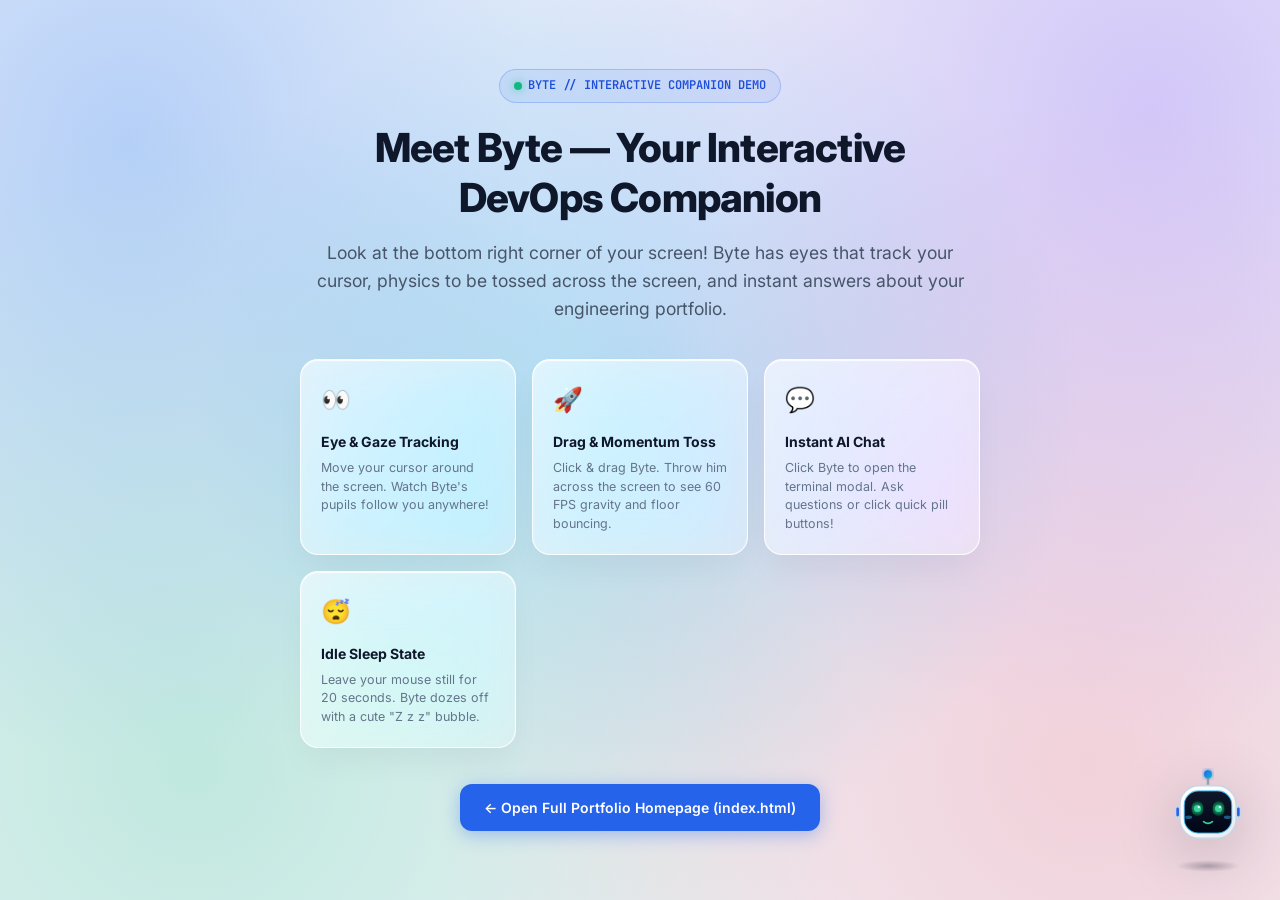
<file: bot-demo.html>
<!DOCTYPE html>
<html lang="en">
<head>
  <meta charset="UTF-8">
  <meta name="viewport" content="width=device-width, initial-scale=1.0">
  <title>Byte Companion Bot Demo — Tarek Parvez</title>
  
  <link rel="stylesheet" href="https://fonts.googleapis.com/css2?family=Inter:wght@400;600;700;800&family=JetBrains+Mono:wght@400;600;700&display=swap">
  <link rel="stylesheet" href="css/sketch-theme.css?v=14.0">
  <link rel="stylesheet" href="css/pet-bot.css">

  <style>
    body {
      margin: 0;
      padding: 0;
      min-height: 100vh;
      background-color: #f1f5f9;
      background-image:
        radial-gradient(circle at 10% 15%, rgba(59, 130, 246, 0.32) 0px, transparent 45%),
        radial-gradient(circle at 90% 12%, rgba(139, 92, 246, 0.30) 0px, transparent 45%),
        radial-gradient(circle at 50% 45%, rgba(14, 165, 233, 0.24) 0px, transparent 55%),
        radial-gradient(circle at 85% 85%, rgba(244, 63, 94, 0.20) 0px, transparent 50%),
        radial-gradient(circle at 15% 85%, rgba(16, 185, 129, 0.22) 0px, transparent 50%);
      color: #0f172a;
      font-family: 'Inter', sans-serif;
      display: flex;
      flex-direction: column;
      align-items: center;
      justify-content: center;
      overflow-x: hidden;
      position: relative;
    }

    .demo-container {
      max-width: 720px;
      width: 90%;
      text-align: center;
      z-index: 1;
      padding: 40px 20px;
    }

    .badge {
      display: inline-flex;
      align-items: center;
      gap: 6px;
      background: rgba(37, 99, 235, 0.08);
      border: 1px solid rgba(37, 99, 235, 0.25);
      color: #1d4ed8;
      font-family: 'JetBrains Mono', monospace;
      font-size: 12px;
      font-weight: 600;
      padding: 6px 14px;
      border-radius: 9999px;
      margin-bottom: 20px;
    }

    .status-dot {
      width: 8px;
      height: 8px;
      background: #10b981;
      border-radius: 50%;
      box-shadow: 0 0 10px rgba(16, 185, 129, 0.6);
    }

    h1 {
      font-size: 2.5rem;
      font-weight: 800;
      letter-spacing: -0.02em;
      margin: 0 0 16px 0;
      color: #0f172a;
    }

    p.lead {
      font-size: 1.1rem;
      color: #475569;
      line-height: 1.6;
      margin-bottom: 36px;
    }

    .features-grid {
      display: grid;
      grid-template-columns: repeat(auto-fit, minmax(200px, 1fr));
      gap: 16px;
      text-align: left;
      margin-bottom: 36px;
    }

    .feature-card {
      background: linear-gradient(135deg, rgba(255, 255, 255, 0.65) 0%, rgba(255, 255, 255, 0.35) 100%);
      border: 1px solid rgba(255, 255, 255, 0.85);
      border-radius: 18px;
      padding: 20px;
      backdrop-filter: blur(24px) saturate(200%);
      -webkit-backdrop-filter: blur(24px) saturate(200%);
      box-shadow: 0 16px 36px -8px rgba(15, 23, 42, 0.06), inset 0 1px 1px rgba(255, 255, 255, 0.9);
    }

    .feature-icon {
      font-size: 24px;
      margin-bottom: 10px;
    }

    .feature-title {
      font-size: 14px;
      font-weight: 700;
      color: #0f172a;
      margin-bottom: 6px;
    }

    .feature-desc {
      font-size: 12.5px;
      color: #64748b;
      line-height: 1.5;
    }

    .btn-return {
      display: inline-flex;
      align-items: center;
      gap: 8px;
      background: #2563eb;
      color: #fff;
      font-weight: 600;
      text-decoration: none;
      padding: 12px 24px;
      border-radius: 12px;
      font-size: 14px;
      box-shadow: 0 4px 18px rgba(37, 99, 235, 0.35);
      transition: all 0.2s ease;
    }

    .btn-return:hover {
      background: #1d4ed8;
      transform: translateY(-2px);
      box-shadow: 0 6px 22px rgba(37, 99, 235, 0.45);
    }
  </style>
</head>
<body>

  <div class="demo-container">
    <div class="badge">
      <span class="status-dot"></span> BYTE // INTERACTIVE COMPANION DEMO
    </div>

    <h1>Meet Byte — Your Interactive DevOps Companion</h1>
    <p class="lead">
      Look at the bottom right corner of your screen! Byte has eyes that track your cursor, physics to be tossed across the screen, and instant answers about your engineering portfolio.
    </p>

    <div class="features-grid">
      <div class="feature-card">
        <div class="feature-icon">👀</div>
        <div class="feature-title">Eye & Gaze Tracking</div>
        <div class="feature-desc">Move your cursor around the screen. Watch Byte's pupils follow you anywhere!</div>
      </div>

      <div class="feature-card">
        <div class="feature-icon">🚀</div>
        <div class="feature-title">Drag & Momentum Toss</div>
        <div class="feature-desc">Click & drag Byte. Throw him across the screen to see 60 FPS gravity and floor bouncing.</div>
      </div>

      <div class="feature-card">
        <div class="feature-icon">💬</div>
        <div class="feature-title">Instant AI Chat</div>
        <div class="feature-desc">Click Byte to open the terminal modal. Ask questions or click quick pill buttons!</div>
      </div>

      <div class="feature-card">
        <div class="feature-icon">😴</div>
        <div class="feature-title">Idle Sleep State</div>
        <div class="feature-desc">Leave your mouse still for 20 seconds. Byte dozes off with a cute "Z z z" bubble.</div>
      </div>
    </div>

    <div>
      <a href="index.html" class="btn-return">
        ← Open Full Portfolio Homepage (index.html)
      </a>
    </div>
  </div>

  <!-- Bot Script -->
  <script src="js/pet-bot.js"></script>
</body>
</html>
</file>
<file: css/sketch-theme.css>
/* ==========================================================================
   MODERN PROFESSIONAL TECH DESIGN SYSTEM
   Tarek Parvez Portfolio — v4.0 (Executive Tech Edition)
   Philosophy: Clean, high-contrast, refined typography, subtle depth,
   and executive software engineering aesthetics.
   ========================================================================== */

/* --- Google Fonts Import --- */
@import url('https://fonts.googleapis.com/css2?family=Inter:wght@300;400;500;600;700;800&family=JetBrains+Mono:wght@400;500;600;700&display=swap');

/* ==========================================================================
   DESIGN TOKENS — Modern Tech & Architecture Palette
   ========================================================================== */
:root {
  /* --- Apple Liquid Glass Tokens --- */
  --glass-bg:          linear-gradient(135deg, rgba(255, 255, 255, 0.62) 0%, rgba(255, 255, 255, 0.32) 100%);
  --glass-bg-hover:    linear-gradient(135deg, rgba(255, 255, 255, 0.78) 0%, rgba(255, 255, 255, 0.48) 100%);
  --glass-border:      rgba(255, 255, 255, 0.75);
  --glass-border-hover:rgba(255, 255, 255, 0.98);
  --glass-blur:        blur(28px) saturate(210%);
  --glass-shadow:      0 20px 50px -10px rgba(15, 23, 42, 0.07), 0 8px 20px -4px rgba(15, 23, 42, 0.03), inset 0 1px 1px 0 rgba(255, 255, 255, 0.95), inset 0 0 20px 0 rgba(255, 255, 255, 0.35);
  --glass-shadow-hover:0 28px 65px -12px rgba(15, 23, 42, 0.11), 0 12px 28px -5px rgba(15, 23, 42, 0.05), inset 0 1px 2px 0 rgba(255, 255, 255, 1), inset 0 0 25px 0 rgba(255, 255, 255, 0.5);

  /* --- Canvas & Surfaces --- */
  --background:       transparent;   /* Slate-50: Crisp, clean, modern canvas */
  --foreground:       linear-gradient(135deg, rgba(255, 255, 255, 0.62) 0%, rgba(255, 255, 255, 0.32) 100%);   /* Pure white card and panel surface */
  --muted:            #f1f5f9;   /* Slate-100: Soft recessed surface */
  --text:             #0f172a;   /* Slate-900: High-contrast primary text */
  --text-muted:       #475569;   /* Slate-600: Secondary text, high readability */
  --text-dim:         #94a3b8;   /* Slate-400: Timestamps, subtle borders */

  /* --- Accent Colors --- */
  --accent:           #2563eb;   /* Electric Tech Blue / Primary Brand */
  --accent-hover:     #1d4ed8;   /* Blue-700 for hover */
  --accent-fg:        #ffffff;   /* Crisp white text on accent */
  --accent-blue:      #2563eb;   /* Primary technical blue */
  --accent-blue-light:#eff6ff;   /* Blue-50 subtle tint */
  --accent-blue-border:#bfdbfe;  /* Blue-200 border */
  --accent-green:     #10b981;   /* Emerald-500: Production live / healthy */
  --accent-green-light:#ecfdf5;  /* Emerald-50 */
  --accent-coral:     #ef4444;   /* Red-500: Alerts, highlights */
  --accent-coral-light:#fef2f2;  /* Red-50 */
  --accent-purple:    #8b5cf6;   /* Violet-500 */
  --accent-purple-light:#f5f3ff; /* Violet-50 */
  --accent-yellow:    #f59e0b;   /* Amber-500 */
  --accent-yellow-light:#fffbeb; /* Amber-50 */

  /* --- Borders & Dividers --- */
  --border:           #e2e8f0;   /* Slate-200: Crisp 1px boundary */
  --border-light:     #f1f5f9;   /* Slate-100 */
  --border-dark:      #cbd5e1;   /* Slate-300: Active or focused border */
  --border-ink:       #e2e8f0;   /* Backward compatibility alias */
  --grid-line:        #f1f5f9;   /* Subtle divider */

  /* --- Dark Console Surfaces (Terminal, Footer, Control Bar) --- */
  --dark-surface:     #0f172a;   /* Slate-900 */
  --dark-surface-2:   #1e293b;   /* Slate-800 */
  --dark-surface-3:   #020617;   /* Slate-950 (Terminal code window) */
  --dark-text:        #f8fafc;   /* Slate-50 */
  --dark-text-muted:  #94a3b8;   /* Slate-400 */

  /* --- Typography --- */
  --font-body:    'Inter', -apple-system, BlinkMacSystemFont, 'Segoe UI', Roboto, sans-serif;
  --font-heading: 'Inter', -apple-system, BlinkMacSystemFont, 'Segoe UI', Roboto, sans-serif;
  --font-mono:    'JetBrains Mono', 'Fira Code', 'IBM Plex Mono', monospace;
  --font-accent:  'JetBrains Mono', monospace;

  /* --- Modern Elevation Shadows (Soft, layered, natural) --- */
  --shadow-xs:        0 1px 2px 0 rgba(15, 23, 42, 0.04);
  --shadow-sm:        0 1px 3px 0 rgba(15, 23, 42, 0.06), 0 1px 2px -1px rgba(15, 23, 42, 0.04);
  --shadow-card:      0 2px 8px -2px rgba(15, 23, 42, 0.05), 0 1px 3px -1px rgba(15, 23, 42, 0.05);
  --shadow-floating:  0 12px 28px -6px rgba(15, 23, 42, 0.08), 0 6px 12px -4px rgba(15, 23, 42, 0.03);
  --shadow-lg:        0 20px 35px -10px rgba(15, 23, 42, 0.1), 0 10px 15px -5px rgba(15, 23, 42, 0.04);
  --shadow-pressed:   inset 0 2px 4px 0 rgba(15, 23, 42, 0.06);
  --shadow-recessed:  inset 0 1px 2px 0 rgba(15, 23, 42, 0.05);
  --shadow-glow:      0 0 24px rgba(37, 99, 235, 0.25);
  --shadow-glow-green:0 0 16px rgba(16, 185, 129, 0.3);

  /* Compatibility aliases */
  --shadow-md:        var(--shadow-card);
  --shadow-coral:     var(--shadow-card);
  --shadow-blue:      var(--shadow-card);
  --shadow-sharp:     var(--shadow-sm);

  /* --- Border Radius Scale (Modern Ultra-Curvy Apple VisionOS) --- */
  --radius-xs:    12px;
  --radius-sm:    18px;
  --radius-md:    24px;
  --radius-lg:    30px;
  --radius-xl:    36px;
  --radius-2xl:   44px;
  --radius-3xl:   54px;
  --radius-full:  9999px;
  --radius-pill:  9999px;

  /* Backward compatibility for wobbly vars */
  --radius-wobbly-sm:  var(--radius-sm);
  --radius-wobbly-md:  var(--radius-md);
  --radius-wobbly-lg:  var(--radius-lg);
  --radius-wobbly-alt: var(--radius-xl);

  /* --- Spacing --- */
  --nav-height:       72px;
  --container-max:    1200px;

  /* --- Motion & Transitions --- */
  --ease-smooth:      cubic-bezier(0.16, 1, 0.3, 1);
  --ease-mechanical:  cubic-bezier(0.16, 1, 0.3, 1);
  --duration-fast:    150ms;
  --duration-base:    250ms;
  --duration-slow:    400ms;

  /* --- Backward Compatibility Aliases --- */
  --bg-paper:      linear-gradient(135deg, rgba(255, 255, 255, 0.62) 0%, rgba(255, 255, 255, 0.32) 100%);
  --bg-card:       linear-gradient(135deg, rgba(255, 255, 255, 0.62) 0%, rgba(255, 255, 255, 0.32) 100%);
  --bg-card-muted: rgba(255, 255, 255, 0.28);
  --text-ink:      var(--text);
}

/* ==========================================================================
   BASE RESET & GLOBAL SETUP
   ========================================================================== */
*, *::before, *::after {
  box-sizing: border-box;
  margin: 0;
  padding: 0;
}

html {
  font-size: 16px;
  scroll-behavior: smooth;
  scroll-padding-top: calc(var(--nav-height) + 24px);
  -webkit-text-size-adjust: 100%;
  overflow-x: hidden;
  max-width: 100%;
}

body {
  font-family: var(--font-body);
  font-size: 1rem;
  line-height: 1.65;
  color: var(--text);
  background-color: #f1f5f9;
  /* Apple Luminous Ambient Fluid Mesh — vibrant refraction underneath liquid glass */
  background-image:
    radial-gradient(circle at 10% 15%, rgba(59, 130, 246, 0.32) 0px, transparent 45%),
    radial-gradient(circle at 90% 12%, rgba(139, 92, 246, 0.30) 0px, transparent 45%),
    radial-gradient(circle at 50% 45%, rgba(14, 165, 233, 0.24) 0px, transparent 55%),
    radial-gradient(circle at 85% 82%, rgba(244, 63, 94, 0.26) 0px, transparent 50%),
    radial-gradient(circle at 12% 85%, rgba(16, 185, 129, 0.26) 0px, transparent 48%),
    radial-gradient(circle at 75% 50%, rgba(245, 158, 11, 0.22) 0px, transparent 50%);
  background-attachment: fixed;
  min-height: 100vh;
  display: flex;
  flex-direction: column;
  overflow-x: hidden;
  max-width: 100%;
  width: 100%;
  -webkit-font-smoothing: antialiased;
  -moz-osx-font-smoothing: grayscale;
}

/* --- Text Selection --- */
::selection {
  background: rgba(37, 99, 235, 0.2);
  color: #0f172a;
}

/* ==========================================================================
   TYPOGRAPHY
   ========================================================================== */
h1, h2, h3, h4, h5, h6 {
  font-family: var(--font-heading);
  font-weight: 700;
  color: var(--text);
  line-height: 1.25;
  letter-spacing: -0.025em;
}

p {
  margin-bottom: 1rem;
  color: var(--text-muted);
}

p:last-child {
  margin-bottom: 0;
}

a {
  color: inherit;
  text-decoration: none;
  transition: color var(--duration-fast) ease, opacity var(--duration-fast) ease;
}

code, pre, .mono-text {
  font-family: var(--font-mono);
}

.hand-note {
  font-family: var(--font-mono);
  font-size: 0.8rem;
  font-weight: 600;
  color: var(--accent);
  letter-spacing: 0.02em;
  line-height: 1.4;
}

/* ==========================================================================
   ACCESSIBLE FOCUS
   ========================================================================== */
:focus-visible {
  outline: 2px solid var(--accent);
  outline-offset: 2px;
  border-radius: var(--radius-sm);
}

/* ==========================================================================
   MODERN CARD BASE (.sketch-card)
   Clean, refined, white card with subtle 1px border and soft drop shadow
   ========================================================================== */
/* ==========================================================================
   APPLE LIQUID GLASS CARD SYSTEM (.sketch-card)
   Ultra-refined glassmorphism, specular highlights, dynamic refraction
   ========================================================================== */
.sketch-card {
  background: var(--glass-bg);
  -webkit-backdrop-filter: var(--glass-blur);
  backdrop-filter: var(--glass-blur);
  border: 1px solid var(--glass-border);
  border-radius: var(--radius-xl);
  box-shadow: var(--glass-shadow);
  padding: 1.85rem;
  position: relative;
  overflow: hidden;
  transition: 
    transform 0.4s cubic-bezier(0.16, 1, 0.3, 1),
    box-shadow 0.4s cubic-bezier(0.16, 1, 0.3, 1),
    border-color 0.3s cubic-bezier(0.16, 1, 0.3, 1),
    background 0.3s cubic-bezier(0.16, 1, 0.3, 1);
}

/* Legacy pseudo-element screws completely disabled */
.sketch-card::before {
  display: none !important;
}

/* Liquid Glass Hover: subtle spring lift, heightened specular luminescence */
.sketch-card:hover {
  transform: translateY(-5px) scale(1.008);
  background: var(--glass-bg-hover);
  border-color: var(--glass-border-hover);
  box-shadow: var(--glass-shadow-hover);
}

/* Dynamic Interactive Mouse Spotlight (Liquid Glass Specular Reflection) */
.sketch-card::after {
  content: '';
  position: absolute;
  inset: 0;
  background: radial-gradient(circle 320px at var(--mouse-x, -500px) var(--mouse-y, -500px), rgba(255, 255, 255, 0.7), transparent 75%);
  pointer-events: none;
  border-radius: inherit;
  opacity: 0;
  transition: opacity 0.35s ease;
  z-index: 1;
}

.sketch-card:hover::after {
  opacity: 1;
}

/* Symmetrical clean borders — cartoonish side borders completely removed */
.sketch-card.accent-coral,
.sketch-card.accent-blue {
  border-left: 1px solid var(--glass-border);
}

/* ==========================================================================
   PILL LABEL (replaces .paper-tape)
   Modern, elegant badge pill
   ========================================================================== */
.paper-tape {
  position: absolute;
  top: 14px;
  left: 50%;
  transform: translateX(-50%);
  background: rgba(15, 23, 42, 0.88);
  backdrop-filter: blur(12px);
  -webkit-backdrop-filter: blur(12px);
  color: #ffffff;
  padding: 4px 14px;
  font-family: var(--font-mono);
  font-size: 0.65rem;
  font-weight: 700;
  text-transform: uppercase;
  letter-spacing: 0.08em;
  border-radius: var(--radius-full);
  z-index: 10;
  box-shadow: 0 4px 12px rgba(15, 23, 42, 0.18);
  white-space: nowrap;
  border: 1px solid rgba(255, 255, 255, 0.25);
}


.sketch-card:has(.paper-tape),
.timeline-card:has(.paper-tape),
.about-photo-card:has(.paper-tape) {
  padding-top: 2.85rem !important;
}

.paper-tape.left {
  left: 18px;
  right: auto;
  transform: none;
}

.paper-tape.right {
  left: auto;
  right: 18px;
  transform: none;
}

/* ==========================================================================
   BUTTONS — Modern Curvy Capsule Style (Matches Reference Image)
   ========================================================================== */
.btn {
  display: inline-flex;
  align-items: center;
  justify-content: center;
  gap: 0.5rem;
  font-family: var(--font-body);
  font-weight: 600;
  font-size: 0.85rem;
  padding: 0.65rem 1.55rem;
  border: 1px solid var(--border);
  border-radius: var(--radius-full) !important;
  box-shadow: var(--shadow-xs);
  cursor: pointer;
  transition: all var(--duration-fast) var(--ease-smooth);
  text-decoration: none;
  line-height: 1.25;
  letter-spacing: -0.01em;
  min-height: 42px;
  background: var(--foreground);
  color: var(--text);
  position: relative;
}

.btn:hover {
  transform: translateY(-1px);
  box-shadow: var(--shadow-sm);
  border-color: var(--border-dark);
}

.btn:active {
  transform: translateY(1px);
  box-shadow: var(--shadow-pressed);
}

/* Primary Button — Modern Solid Slate/Blue */
.btn-primary {
  background: var(--dark-surface);
  color: #ffffff;
  border-color: var(--dark-surface);
  box-shadow: 0 2px 4px rgba(15, 23, 42, 0.12);
}

.btn-primary:hover {
  background: #1e293b;
  border-color: #1e293b;
  color: #ffffff;
  box-shadow: 0 4px 12px rgba(15, 23, 42, 0.18);
}

.btn-primary:active {
  background: #0f172a;
}

/* Secondary Button — Clean white outline */
.btn-secondary {
  background: var(--foreground);
  color: var(--text);
  border-color: var(--border);
}

.btn-secondary:hover {
  background: #f8fafc;
  color: var(--accent);
  border-color: var(--border-dark);
}

/* Small variant */
.btn-sm {
  padding: 0.45rem 1.15rem;
  font-size: 0.78rem;
  min-height: 36px;
  border-radius: var(--radius-full) !important;
}

/* Blue variant */
.btn-blue {
  background: var(--accent-blue);
  color: #ffffff;
  border-color: var(--accent-blue);
  border-radius: var(--radius-full) !important;
}

.btn-blue:hover {
  background: var(--accent-hover);
  border-color: var(--accent-hover);
  color: #ffffff;
}

/* ==========================================================================
   TECHNICAL BADGES & TAGS — Ultra-Curvy Modern Capsules
   ========================================================================== */
.tech-tag {
  display: inline-flex;
  align-items: center;
  gap: 0.35rem;
  font-family: var(--font-mono);
  font-size: 0.72rem;
  font-weight: 550;
  padding: 0.32rem 0.95rem;
  background: rgba(255, 255, 255, 0.75);
  backdrop-filter: blur(12px);
  -webkit-backdrop-filter: blur(12px);
  border: 1px solid rgba(226, 232, 240, 0.9);
  border-radius: var(--radius-full) !important;
  color: var(--text-muted);
  white-space: nowrap;
  letter-spacing: 0.02em;
  box-shadow: 0 1px 3px rgba(15, 23, 42, 0.04);
  transition: all var(--duration-fast) ease;
}

.tech-tag:hover,
.tech-tag.active {
  background: var(--foreground);
  border-color: var(--border-dark);
  color: var(--text);
}

.tech-tag.blue {
  color: var(--accent-blue);
  background: var(--accent-blue-light);
  border-color: var(--accent-blue-border);
}

.tech-tag.coral {
  color: #b91c1c;
  background: var(--accent-coral-light);
  border-color: #fecaca;
}

.tech-tag.green {
  color: #047857;
  background: var(--accent-green-light);
  border-color: #a7f3d0;
}

/* ==========================================================================
   LED STATUS INDICATOR
   ========================================================================== */
.status-indicator {
  display: inline-flex;
  align-items: center;
  gap: 0.5rem;
  font-family: var(--font-mono);
  font-size: 0.72rem;
  font-weight: 600;
  letter-spacing: 0.04em;
  color: #047857;
  background: var(--accent-green-light);
  border: 1px solid #a7f3d0;
  padding: 0.25rem 0.75rem;
  border-radius: var(--radius-full);
}

.status-dot {
  width: 7px;
  height: 7px;
  border-radius: 50%;
  background: var(--accent-green);
  box-shadow: 0 0 8px rgba(16, 185, 129, 0.6);
  animation: led-pulse 2s ease-in-out infinite;
  flex-shrink: 0;
}

@keyframes led-pulse {
  0%, 100% { opacity: 1; transform: scale(1); }
  50%       { opacity: 0.5; transform: scale(0.9); }
}

/* ==========================================================================
   SECTION HEADER
   ========================================================================== */
.section-header {
  text-align: center;
  max-width: 760px;
  margin: 0 auto 3.5rem auto;
}

.section-label {
  display: none !important; /* Disabled: section headers now feature one single clean Apple Liquid Glass title */
}

.section-title,
.section-title h2,
h1.section-title,
h2.section-title {
  font-family: -apple-system, BlinkMacSystemFont, "SF Pro Rounded", "SF Pro Display", "Plus Jakarta Sans", var(--font-heading);
  font-size: clamp(2.2rem, 4.2vw, 3.25rem);
  font-weight: 850;
  margin-bottom: 0.85rem;
  letter-spacing: -0.03em;
  line-height: 1.15;
  position: relative;
  display: inline-block;
  
  /* Apple iOS 18 "9:41" Translucent Liquid Glass Material */
  background: linear-gradient(
    115deg,
    rgba(255, 255, 255, 0.95) 0%,
    rgba(224, 242, 254, 0.82) 18%,
    rgba(147, 197, 253, 0.50) 32%,
    rgba(30, 58, 138, 0.68) 46%,
    rgba(255, 255, 255, 0.98) 50%,    /* Caustic light sweep beam */
    rgba(30, 58, 138, 0.68) 54%,
    rgba(147, 197, 253, 0.50) 68%,
    rgba(224, 242, 254, 0.82) 82%,
    rgba(255, 255, 255, 0.95) 100%
  ) !important;
  background-size: 260% 100% !important;
  background-position: 100% 0 !important;
  -webkit-background-clip: text !important;
  -webkit-text-fill-color: transparent !important;
  background-clip: text !important;
  
  /* 3D Specular Liquid Glass Edge Rim (Matches iOS lockscreen bevel) */
  -webkit-text-stroke: 1.25px rgba(255, 255, 255, 0.92);
  
  /* Refractive glass depth, Fresnel edge illumination & contact shadow */
  filter: 
    drop-shadow(0 2px 3px rgba(15, 23, 42, 0.20))
    drop-shadow(0 8px 24px rgba(56, 189, 248, 0.35))
    drop-shadow(0 0 1px rgba(255, 255, 255, 0.95));
  transition: 
    background-position 0.9s cubic-bezier(0.16, 1, 0.3, 1),
    filter 0.4s cubic-bezier(0.16, 1, 0.3, 1) !important;
  cursor: default;
}

/* Hover: ZOOM-IN COMPLETELY DISABLED. Caustic refraction sweep & crystal luminescence */
.section-title:hover,
.section-title h2:hover,
h1.section-title:hover,
h2.section-title:hover {
  transform: none !important; /* Zero zoom/shift */
  background-position: 0% 0 !important; /* Caustic light beam glides through the glass */
  filter: 
    drop-shadow(0 2px 5px rgba(15, 23, 42, 0.22))
    drop-shadow(0 0 22px rgba(56, 189, 248, 0.55))
    drop-shadow(0 0 8px rgba(255, 255, 255, 0.95)) !important;
}

.section-title .underline-sketch {
  position: absolute;
  bottom: -9px;
  left: 50%;
  transform: translateX(-50%);
  width: 64px;
  height: 4.5px;
  background: rgba(255, 255, 255, 0.75);
  backdrop-filter: blur(16px);
  -webkit-backdrop-filter: blur(16px);
  border: 1px solid rgba(255, 255, 255, 0.9);
  border-radius: var(--radius-full);
  box-shadow: 
    0 3px 12px rgba(56, 189, 248, 0.35),
    inset 0 1px 1px rgba(255, 255, 255, 0.9);
  transition: width 0.45s cubic-bezier(0.16, 1, 0.3, 1), box-shadow 0.4s ease;
}

.section-title:hover .underline-sketch {
  width: 96px;
  box-shadow: 
    0 4px 20px rgba(56, 189, 248, 0.65),
    0 0 14px rgba(255, 255, 255, 0.9),
    inset 0 1px 1px #ffffff;
}

.section-subtitle {
  font-size: 1.05rem;
  color: var(--text-muted);
  line-height: 1.7;
  max-width: 60ch;
  margin: 0 auto;
}

/* ==========================================================================
   ANNOTATIONS & UTILITIES
   ========================================================================== */
.annotation {
  font-family: var(--font-mono);
  color: var(--accent);
  font-size: 0.8rem;
  font-weight: 600;
  letter-spacing: 0.04em;
  display: inline-flex;
  align-items: center;
  gap: 0.4rem;
}

.annotation svg {
  stroke: var(--accent);
}

.highlight-coral {
  color: #dc2626;
}

.highlight-blue {
  color: var(--accent-blue);
}

/* Form controls */
.form-input, .form-textarea, select {
  width: 100%;
  background: rgba(255, 255, 255, 0.75);
  -webkit-backdrop-filter: blur(16px);
  backdrop-filter: blur(16px);
  border: 1px solid rgba(203, 213, 225, 0.85);
  border-radius: var(--radius-md);
  padding: 0.75rem 1rem;
  font-family: var(--font-body);
  font-size: 0.925rem;
  color: var(--text);
  box-shadow: inset 0 1px 2px rgba(15, 23, 42, 0.04), 0 1px 2px rgba(0, 0, 0, 0.02);
  transition: all 0.25s cubic-bezier(0.16, 1, 0.3, 1);
  outline: none;
}

.form-input:focus, .form-textarea:focus, select:focus {
  background: rgba(255, 255, 255, 0.95);
  border-color: var(--accent);
  box-shadow: 0 0 0 4px rgba(37, 99, 235, 0.14), inset 0 1px 1px rgba(0, 0, 0, 0.02);
}

.form-label {
  display: block;
  font-family: var(--font-mono);
  font-size: 0.78rem;
  font-weight: 600;
  color: var(--text);
  margin-bottom: 0.4rem;
  text-transform: uppercase;
  letter-spacing: 0.05em;
}

.form-group {
  margin-bottom: 1.25rem;
}

/* Compatibility classes */
.wobbly-sm  { border-radius: var(--radius-sm); }
.wobbly-md  { border-radius: var(--radius-md); }
.wobbly-lg  { border-radius: var(--radius-lg); }
.wobbly-alt { border-radius: var(--radius-lg); }

/* ==========================================================================
   RESPONSIVE BASE
   ========================================================================== */
@media (max-width: 640px) {
  .btn {
    min-height: 44px;
    padding: 0.65rem 1.15rem;
    font-size: 0.825rem;
  }

  .btn-sm {
    min-height: 36px;
    padding: 0.45rem 0.85rem;
    font-size: 0.75rem;
  }

  .sketch-card {
    padding: 1.35rem 1.15rem;
  }

  .paper-tape {
    top: 12px;
    font-size: 0.6rem;
    padding: 3px 10px;
    max-width: calc(100% - 24px);
    overflow: hidden;
    text-overflow: ellipsis;
  }

  .paper-tape.right { right: 12px; }
  .paper-tape.left  { left: 12px; }

  .form-input, .form-textarea, select {
    font-size: 16px !important; /* Prevent iOS zoom */
  }

  .section-title {
    font-size: clamp(1.75rem, 5.5vw, 2.35rem);
  }

  .section-header {
    margin-bottom: 2.25rem;
  }
}

/* ==========================================================================
   SCROLLING & INTERACTIVE REVEAL ANIMATIONS
   Apple-style fluid entrance, stagger delays, smooth progress
   ========================================================================== */
.scroll-reveal {
  opacity: 0;
  transform: translateY(28px);
  transition: 
    opacity 0.75s cubic-bezier(0.16, 1, 0.3, 1),
    transform 0.75s cubic-bezier(0.16, 1, 0.3, 1);
  will-change: opacity, transform;
}

.scroll-reveal.is-revealed {
  opacity: 1;
  transform: translateY(0);
}

/* Staggered entrance for sibling cards in grids */
.reveal-stagger > *:nth-child(1) { transition-delay: 50ms; }
.reveal-stagger > *:nth-child(2) { transition-delay: 120ms; }
.reveal-stagger > *:nth-child(3) { transition-delay: 190ms; }
.reveal-stagger > *:nth-child(4) { transition-delay: 260ms; }
.reveal-stagger > *:nth-child(5) { transition-delay: 330ms; }
.reveal-stagger > *:nth-child(6) { transition-delay: 400ms; }
.reveal-stagger > *:nth-child(7) { transition-delay: 470ms; }
.reveal-stagger > *:nth-child(8) { transition-delay: 540ms; }

/* Apple Liquid Scroll Progress Bar */
#scroll-progress {
  position: fixed;
  top: 0;
  left: 0;
  height: 3px;
  width: 0%;
  background: linear-gradient(90deg, #2563eb, #60a5fa, #818cf8, #a855f7);
  box-shadow: 0 0 12px rgba(37, 99, 235, 0.6);
  z-index: 10000;
  transition: width 0.1s ease-out;
  pointer-events: none;
}

/* ==========================================================================
   MODERN CURVY ROUND DESIGN SYSTEM (Zero Boxiness Guarantee)
   Apple-grade generous continuous radii for all cards, buttons, badges & inputs
   ========================================================================== */

/* 1. All Cards & Content Panels -> Generous Curvy Squircle */
.sketch-card,
.timeline-card,
.about-photo-card,
.project-card,
.stat-card,
.stat,
.principle-card,
.focus-card,
.skill-category-card,
.contact-form-card,
.sketch-form-card,
.study-sidebar-card,
.case-study-hero,
.resume-paper,
.architecture-board,
.cta-panel,
.admin-card,
.admin-login-card,
.modal-card {
  border-radius: 34px !important;
}

/* 2. All Buttons & Interactive Triggers -> Modern Pill / Capsule */
.btn,
.btn-primary,
.btn-secondary,
.btn-outline,
.btn-resume,
.btn-sm,
.btn-blue,
.filter-btn,
.graph-action-btn,
.action-btn,
.btn-action,
.nav-toggle,
.social-btn,
.copy-btn,
.timeline-btn {
  border-radius: 9999px !important;
}

/* 3. All Tags, Badges, Chips & Meta Labels -> Smooth Pill */
.tech-tag,
.badge,
.tag-pill,
.status-badge,
.category-pill,
.hero-role-badge,
.project-category-badge,
.timeline-period,
.graph-tag,
.tool-tag,
.section-label,
.paper-tape {
  border-radius: 9999px !important;
}

/* 4. Filter Bars & Capsule Shells */
.projects-filter-bar,
.filter-bar,
.graph-filter-pills,
.view-mode-bar {
  border-radius: 9999px !important;
}

/* 5. Inputs & Textareas -> Modern Rounded Wells */
.form-input,
select,
input[type="text"],
input[type="email"],
input[type="password"],
input[type="search"] {
  border-radius: 20px !important;
}

.form-textarea,
textarea {
  border-radius: 24px !important;
}

/* 6. Footer Status Box & System Modules */
.footer-status-box {
  border-radius: 26px !important;
}

/* 7. Inner Media & Img Wrappers */
.about-photo-card img {
  background: transparent !important;
  border: none !important;
  box-shadow: none !important;
}

.case-study-img,
.hero-avatar-wrapper {
  border-radius: 26px !important;
}

.project-img-wrapper {
  border-radius: 34px 34px 0 0 !important;
}

/* Responsive adjustment for small screens */
@media (max-width: 768px) {
  .sketch-card,
  .timeline-card,
  .about-photo-card,
  .project-card,
  .contact-form-card {
    border-radius: 24px !important;
  }
  
  .projects-filter-bar,
  .filter-bar {
    border-radius: 24px !important;
  }
}
</file>
<file: css/pet-bot.css>
/* ==========================================================================
   BYTE - APPLE FROSTED LIQUID GLASS THEME
   Matches Tarek Parvez Portfolio Design System (Apple Liquid Glass Tokens)
   ========================================================================== */

:root {
  --byte-size: 88px;
  --byte-accent: #2563eb;
  --byte-accent-hover: #1d4ed8;
  --byte-green: #10b981;
  --byte-text-main: #0f172a;
  --byte-text-muted: #475569;
  --byte-text-dim: #94a3b8;
  
  /* Apple Frosted Liquid Glass Surfaces */
  --byte-frosted-surface: linear-gradient(135deg, rgba(255, 255, 255, 0.72) 0%, rgba(255, 255, 255, 0.42) 100%);
  --byte-frosted-border: rgba(255, 255, 255, 0.85);
  --byte-frosted-blur: blur(32px) saturate(220%);
  --byte-frosted-shadow: 0 24px 60px -10px rgba(15, 23, 42, 0.12), 
                         0 10px 24px -5px rgba(15, 23, 42, 0.06), 
                         inset 0 1px 2px 0 rgba(255, 255, 255, 0.95), 
                         inset 0 0 24px 0 rgba(255, 255, 255, 0.45);
}

/* --- Floating Mascot Wrapper --- */
#byte-companion {
  position: fixed;
  bottom: 28px;
  right: 28px;
  width: var(--byte-size);
  height: calc(var(--byte-size) + 16px);
  z-index: 9999;
  user-select: none;
  -webkit-user-select: none;
  touch-action: none;
  cursor: grab;
  filter: drop-shadow(0 14px 30px rgba(15, 23, 42, 0.22));
  transition: transform 0.1s ease-out;
}

#byte-companion.is-dragging {
  cursor: grabbing !important;
  transition: none !important;
  filter: drop-shadow(0 24px 40px rgba(37, 99, 235, 0.35));
}

/* Soft contact shadow beneath mascot */
.byte-shadow {
  position: absolute;
  bottom: 0;
  left: 50%;
  transform: translateX(-50%);
  width: 64px;
  height: 12px;
  background: radial-gradient(ellipse at center, rgba(15, 23, 42, 0.28) 0%, rgba(15, 23, 42, 0) 70%);
  border-radius: 50%;
  pointer-events: none;
  transition: transform 0.2s ease, opacity 0.2s ease;
}

#byte-companion.is-floating .byte-shadow {
  animation: byteShadowPulse 3s ease-in-out infinite;
}

@keyframes byteShadowPulse {
  0%, 100% { transform: translateX(-50%) scale(1); opacity: 0.6; }
  50% { transform: translateX(-50%) scale(0.75); opacity: 0.25; }
}

/* Mascot Body Container */
.byte-body-wrap {
  position: absolute;
  top: 0;
  left: 0;
  width: 100%;
  height: var(--byte-size);
  transform-origin: center bottom;
}

#byte-companion.is-floating .byte-body-wrap {
  animation: byteBobbing 3s ease-in-out infinite;
}

@keyframes byteBobbing {
  0%, 100% { transform: translateY(0) scale(1, 1); }
  50% { transform: translateY(-10px) scale(0.98, 1.02); }
}

/* SVG Character */
.byte-svg {
  width: 100%;
  height: 100%;
  overflow: visible;
}

/* Eye Pupils */
.byte-pupil {
  transition: transform 0.08s ease-out;
  transform-origin: center;
}

/* Mood Classes */
#byte-companion[data-mood="happy"] .byte-mouth-normal,
#byte-companion[data-mood="laugh"] .byte-mouth-normal,
#byte-companion[data-mood="think"] .byte-mouth-normal,
#byte-companion[data-mood="sleep"] .byte-mouth-normal {
  display: none;
}

#byte-companion[data-mood="happy"] .byte-mouth-happy,
#byte-companion[data-mood="laugh"] .byte-mouth-laugh,
#byte-companion[data-mood="think"] .byte-mouth-think,
#byte-companion[data-mood="sleep"] .byte-mouth-sleep {
  display: block !important;
}

/* Sleep Eyes */
#byte-companion[data-mood="sleep"] .byte-eye-normal {
  display: none;
}
#byte-companion[data-mood="sleep"] .byte-eye-sleep {
  display: block !important;
}

/* Laugh / Squint Eyes */
#byte-companion[data-mood="laugh"] .byte-eye-normal {
  display: none;
}
#byte-companion[data-mood="laugh"] .byte-eye-laugh {
  display: block !important;
}

/* Blinking Animation */
.byte-eyelid {
  transform: scaleY(0);
  transform-origin: center;
  transition: transform 0.08s ease-in-out;
}
.byte-blinking .byte-eyelid {
  transform: scaleY(1);
}

/* Thought / Sleep Bubble (Apple Glass Capsule) */
.byte-bubble {
  position: absolute;
  top: -24px;
  right: -8px;
  background: rgba(255, 255, 255, 0.88);
  backdrop-filter: blur(16px);
  -webkit-backdrop-filter: blur(16px);
  border: 1px solid rgba(255, 255, 255, 0.95);
  color: var(--byte-accent);
  font-family: var(--font-mono, 'JetBrains Mono', monospace);
  font-size: 11px;
  font-weight: 700;
  padding: 3px 9px;
  border-radius: 12px;
  pointer-events: none;
  opacity: 0;
  transform: translateY(6px) scale(0.8);
  transition: all 0.25s cubic-bezier(0.34, 1.56, 0.64, 1);
  box-shadow: 0 6px 18px rgba(15, 23, 42, 0.08);
  white-space: nowrap;
}

.byte-bubble.is-visible {
  opacity: 1;
  transform: translateY(0) scale(1);
}

/* Hover Tooltip (Frosted Glass Pill) */
.byte-tooltip {
  position: absolute;
  bottom: calc(100% + 10px);
  left: 50%;
  transform: translateX(-50%) translateY(4px);
  background: rgba(255, 255, 255, 0.85);
  backdrop-filter: blur(20px);
  -webkit-backdrop-filter: blur(20px);
  border: 1px solid rgba(255, 255, 255, 0.95);
  color: var(--byte-text-main);
  padding: 6px 14px;
  border-radius: 20px;
  font-size: 11.5px;
  font-weight: 600;
  white-space: nowrap;
  pointer-events: none;
  opacity: 0;
  transition: all 0.2s ease;
  box-shadow: 0 10px 25px -4px rgba(15, 23, 42, 0.12), inset 0 1px 1px rgba(255, 255, 255, 1);
  display: flex;
  align-items: center;
  gap: 6px;
}

.byte-tooltip::after {
  content: '';
  position: absolute;
  top: 100%;
  left: 50%;
  transform: translateX(-50%);
  border-width: 5px 5px 0 5px;
  border-style: solid;
  border-color: rgba(255, 255, 255, 0.85) transparent transparent transparent;
}

#byte-companion:hover .byte-tooltip {
  opacity: 1;
  transform: translateX(-50%) translateY(0);
}

/* ==========================================================================
   BYTE CHAT MODAL WINDOW — APPLE FROSTED LIQUID GLASS
   ========================================================================== */
#byte-chat-modal {
  position: fixed;
  bottom: 126px;
  right: 28px;
  width: min(390px, calc(100vw - 36px));
  height: 520px;
  max-height: calc(100vh - 160px);
  
  /* Apple Liquid Glass Styling */
  background: var(--byte-frosted-surface);
  backdrop-filter: var(--byte-frosted-blur);
  -webkit-backdrop-filter: var(--byte-frosted-blur);
  border: 1px solid var(--byte-frosted-border);
  border-radius: 24px;
  box-shadow: var(--byte-frosted-shadow);
  
  z-index: 10000;
  display: flex;
  flex-direction: column;
  overflow: hidden;
  opacity: 0;
  pointer-events: none;
  transform: translateY(20px) scale(0.96);
  transform-origin: bottom right;
  transition: opacity 0.25s cubic-bezier(0.16, 1, 0.3, 1), transform 0.25s cubic-bezier(0.16, 1, 0.3, 1);
  font-family: var(--font-sans, 'Inter', -apple-system, BlinkMacSystemFont, sans-serif);
}

#byte-chat-modal.is-open {
  opacity: 1;
  pointer-events: auto;
  transform: translateY(0) scale(1);
}

/* Frosted Glass Header */
.byte-chat-header {
  display: flex;
  align-items: center;
  justify-content: space-between;
  padding: 14px 18px;
  background: rgba(255, 255, 255, 0.45);
  border-bottom: 1px solid rgba(255, 255, 255, 0.7);
}

.byte-header-info {
  display: flex;
  align-items: center;
  gap: 10px;
}

.byte-avatar-mini {
  width: 38px;
  height: 38px;
  background: rgba(255, 255, 255, 0.85);
  border: 1px solid rgba(255, 255, 255, 0.95);
  border-radius: 12px;
  display: flex;
  align-items: center;
  justify-content: center;
  box-shadow: 0 4px 14px rgba(15, 23, 42, 0.08), inset 0 1px 1px #ffffff;
  padding: 2px;
  overflow: visible;
}

.byte-avatar-mini svg {
  width: 32px;
  height: 32px;
}

.byte-header-text {
  display: flex;
  flex-direction: column;
}

.byte-header-title {
  color: var(--byte-text-main);
  font-size: 13.5px;
  font-weight: 700;
  font-family: var(--font-mono, 'JetBrains Mono', monospace);
  display: flex;
  align-items: center;
  gap: 6px;
  letter-spacing: -0.01em;
}

.byte-status-indicator {
  width: 7.5px;
  height: 7.5px;
  background: var(--byte-green);
  border-radius: 50%;
  display: inline-block;
  box-shadow: 0 0 8px rgba(16, 185, 129, 0.6);
  animation: bytePulse 2s infinite;
}

@keyframes bytePulse {
  0%, 100% { opacity: 1; transform: scale(1); }
  50% { opacity: 0.6; transform: scale(0.85); }
}

.byte-header-sub {
  color: var(--byte-text-muted);
  font-size: 11px;
  font-weight: 500;
}

.byte-close-btn {
  background: rgba(15, 23, 42, 0.05);
  border: 1px solid rgba(255, 255, 255, 0.7);
  color: var(--byte-text-muted);
  width: 28px;
  height: 28px;
  border-radius: 9px;
  display: flex;
  align-items: center;
  justify-content: center;
  cursor: pointer;
  transition: all 0.15s ease;
}

.byte-close-btn:hover {
  background: rgba(15, 23, 42, 0.1);
  color: var(--byte-text-main);
  transform: scale(1.04);
}

/* Chat Messages Stream */
.byte-chat-messages {
  flex: 1;
  padding: 16px;
  overflow-y: auto;
  display: flex;
  flex-direction: column;
  gap: 12px;
  scroll-behavior: smooth;
}

.byte-chat-messages::-webkit-scrollbar {
  width: 5px;
}
.byte-chat-messages::-webkit-scrollbar-track {
  background: transparent;
}
.byte-chat-messages::-webkit-scrollbar-thumb {
  background: rgba(15, 23, 42, 0.15);
  border-radius: 10px;
}

/* Message Bubbles — Frosted Apple Aesthetic */
.byte-msg {
  display: flex;
  gap: 10px;
  max-width: 88%;
  font-size: 13px;
  line-height: 1.55;
  animation: msgFadeIn 0.25s ease-out;
}

@keyframes msgFadeIn {
  from { opacity: 0; transform: translateY(8px); }
  to { opacity: 1; transform: translateY(0); }
}

.byte-msg.bot {
  align-self: flex-start;
}

.byte-msg.user {
  align-self: flex-end;
  flex-direction: row-reverse;
}

.byte-msg-bubble {
  padding: 11px 15px;
  border-radius: 16px;
  word-break: break-word;
}

/* Bot Message: Frosted White Pearl Glass */
.byte-msg.bot .byte-msg-bubble {
  background: rgba(255, 255, 255, 0.82);
  backdrop-filter: blur(12px);
  -webkit-backdrop-filter: blur(12px);
  border: 1px solid rgba(255, 255, 255, 0.95);
  color: var(--byte-text-main);
  border-bottom-left-radius: 4px;
  box-shadow: 0 4px 16px rgba(15, 23, 42, 0.05), inset 0 1px 1px rgba(255, 255, 255, 1);
}

/* User Message: Apple Vibrant Electric Blue */
.byte-msg.user .byte-msg-bubble {
  background: linear-gradient(135deg, #2563eb 0%, #1d4ed8 100%);
  color: #ffffff;
  border-bottom-right-radius: 4px;
  box-shadow: 0 4px 14px rgba(37, 99, 235, 0.32);
}

/* Action Buttons inside Bot Message */
.byte-action-group {
  display: flex;
  flex-wrap: wrap;
  gap: 6px;
  margin-top: 10px;
}

.byte-action-btn {
  background: rgba(37, 99, 235, 0.07);
  border: 1px solid rgba(37, 99, 235, 0.25);
  color: #1d4ed8;
  font-family: var(--font-mono, 'JetBrains Mono', monospace);
  font-size: 11px;
  font-weight: 600;
  padding: 5px 11px;
  border-radius: 9px;
  cursor: pointer;
  text-decoration: none;
  display: inline-flex;
  align-items: center;
  gap: 4px;
  transition: all 0.2s ease;
}

.byte-action-btn:hover {
  background: #2563eb;
  border-color: #2563eb;
  color: #ffffff;
  box-shadow: 0 4px 12px rgba(37, 99, 235, 0.3);
  transform: translateY(-1px);
}

/* Quick Suggestion Pills Bar */
.byte-quick-pills {
  padding: 8px 14px;
  display: flex;
  gap: 6px;
  overflow-x: auto;
  border-top: 1px solid rgba(255, 255, 255, 0.6);
  background: rgba(255, 255, 255, 0.4);
  -ms-overflow-style: none;
  scrollbar-width: none;
}
.byte-quick-pills::-webkit-scrollbar {
  display: none;
}

.byte-pill-btn {
  background: rgba(255, 255, 255, 0.75);
  border: 1px solid rgba(255, 255, 255, 0.95);
  color: var(--byte-text-muted);
  font-size: 11.5px;
  font-weight: 500;
  padding: 5px 11px;
  border-radius: 20px;
  white-space: nowrap;
  cursor: pointer;
  box-shadow: 0 2px 6px rgba(15, 23, 42, 0.04);
  transition: all 0.15s ease;
}

.byte-pill-btn:hover {
  background: rgba(37, 99, 235, 0.1);
  border-color: rgba(37, 99, 235, 0.3);
  color: #1d4ed8;
  transform: translateY(-1px);
}

/* Typing Indicator */
.byte-typing-indicator {
  display: none;
  align-items: center;
  gap: 4px;
  padding: 8px 14px;
  background: rgba(255, 255, 255, 0.85);
  border: 1px solid rgba(255, 255, 255, 0.95);
  border-radius: 14px;
  width: fit-content;
  margin-left: 16px;
  margin-bottom: 8px;
  box-shadow: 0 4px 12px rgba(15, 23, 42, 0.04);
}

.byte-typing-indicator.is-typing {
  display: flex;
}

.byte-typing-dot {
  width: 5.5px;
  height: 5.5px;
  background: #64748b;
  border-radius: 50%;
  animation: byteTyping 1.2s infinite;
}
.byte-typing-dot:nth-child(2) { animation-delay: 0.2s; }
.byte-typing-dot:nth-child(3) { animation-delay: 0.4s; }

@keyframes byteTyping {
  0%, 100% { opacity: 0.3; transform: scale(0.8); }
  50% { opacity: 1; transform: scale(1.2); }
}

/* Frosted Input Bar */
.byte-chat-input-bar {
  padding: 12px 14px;
  background: rgba(255, 255, 255, 0.6);
  border-top: 1px solid rgba(255, 255, 255, 0.7);
  display: flex;
  gap: 8px;
  align-items: center;
}

.byte-chat-input {
  flex: 1;
  background: rgba(255, 255, 255, 0.9);
  border: 1px solid rgba(203, 213, 225, 0.8);
  border-radius: 12px;
  padding: 10px 14px;
  color: var(--byte-text-main);
  font-size: 13px;
  outline: none;
  transition: all 0.2s ease;
  font-family: inherit;
  box-shadow: inset 0 1px 2px rgba(15, 23, 42, 0.04);
}

.byte-chat-input:focus {
  background: #ffffff;
  border-color: #2563eb;
  box-shadow: 0 0 0 3px rgba(37, 99, 235, 0.15), inset 0 1px 2px rgba(15, 23, 42, 0.02);
}

.byte-chat-input::placeholder {
  color: #94a3b8;
}

.byte-send-btn {
  background: linear-gradient(135deg, #2563eb 0%, #1d4ed8 100%);
  border: none;
  width: 38px;
  height: 38px;
  border-radius: 11px;
  display: flex;
  align-items: center;
  justify-content: center;
  color: #ffffff;
  cursor: pointer;
  box-shadow: 0 4px 12px rgba(37, 99, 235, 0.35);
  transition: transform 0.15s ease, box-shadow 0.15s ease;
}

.byte-send-btn:hover {
  transform: scale(1.05);
  box-shadow: 0 6px 16px rgba(37, 99, 235, 0.45);
}

.byte-send-btn svg {
  width: 16px;
  height: 16px;
  fill: currentColor;
}

/* Responsive adjustments */
@media (max-width: 640px) {
  #byte-companion {
    bottom: 20px;
    right: 20px;
    --byte-size: 76px;
  }
  #byte-chat-modal {
    bottom: 110px;
    right: 18px;
    width: calc(100vw - 36px);
    height: 480px;
  }
}
</file>
